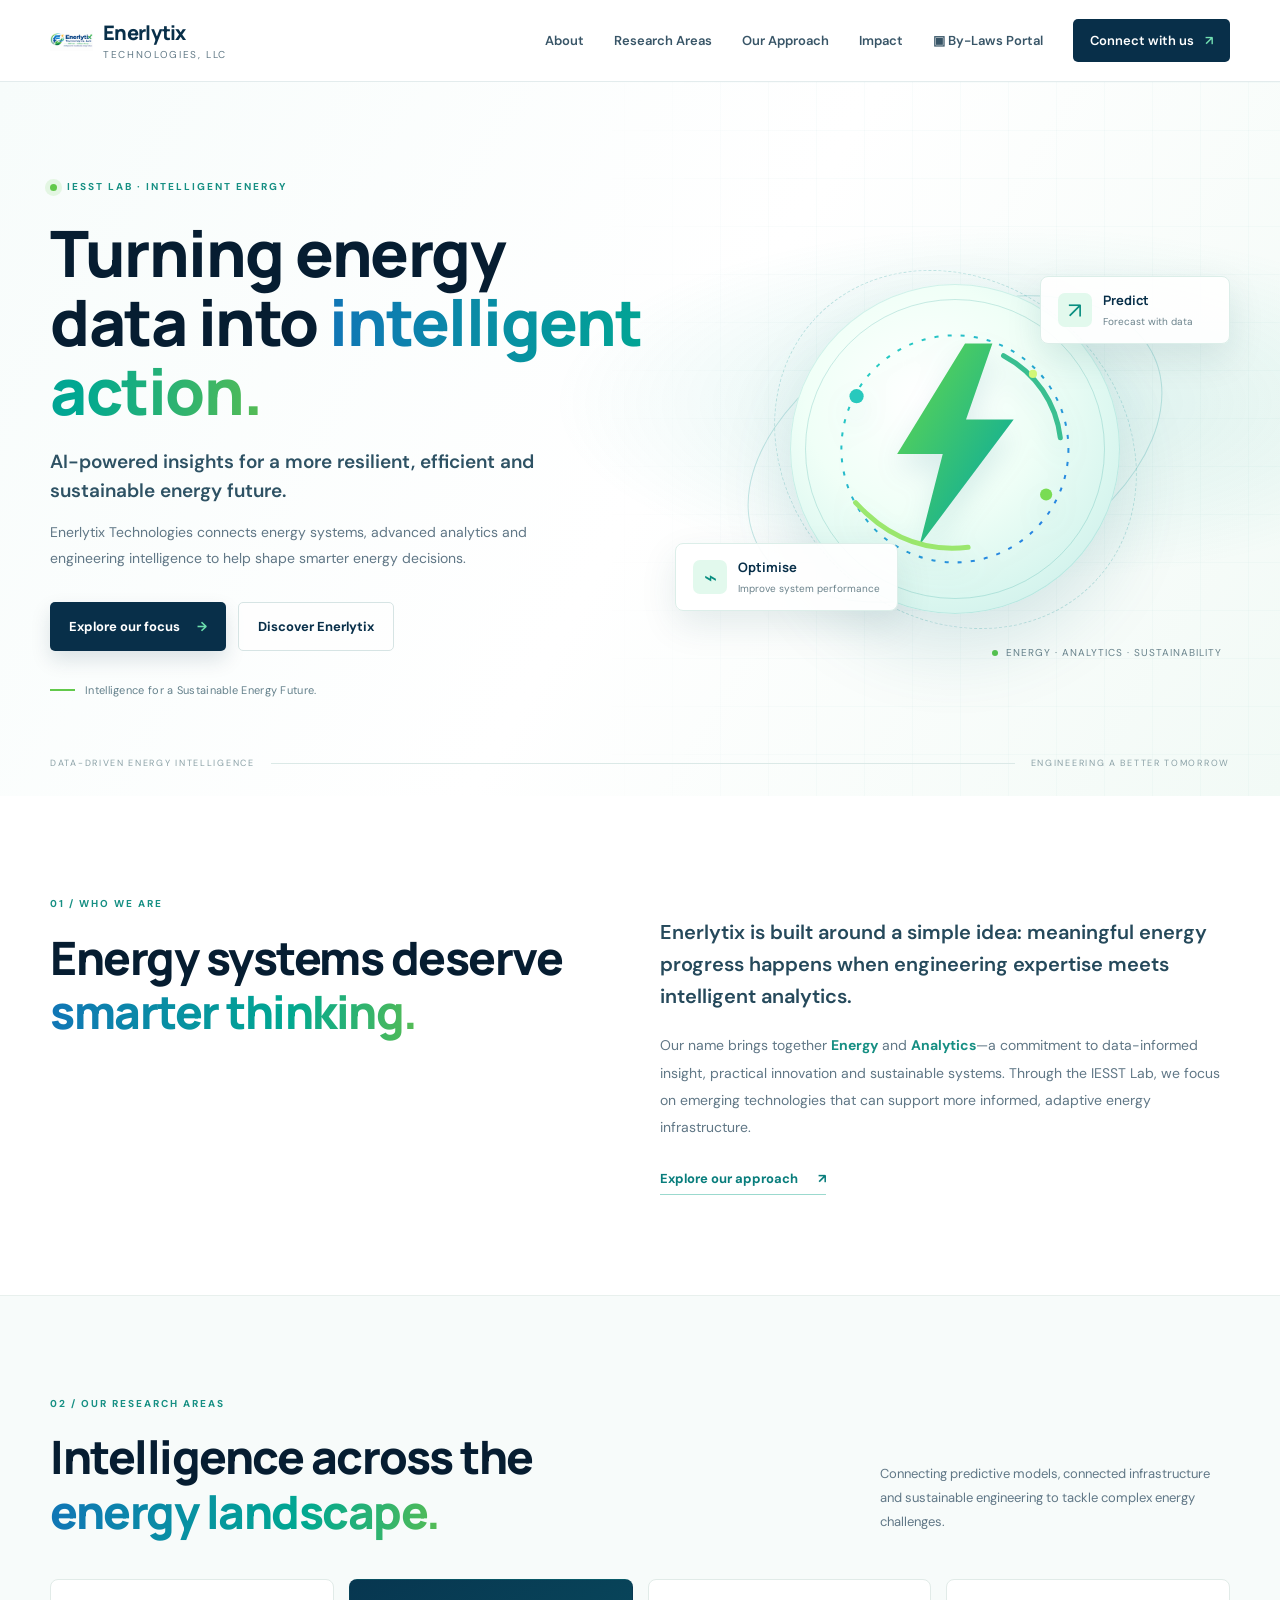
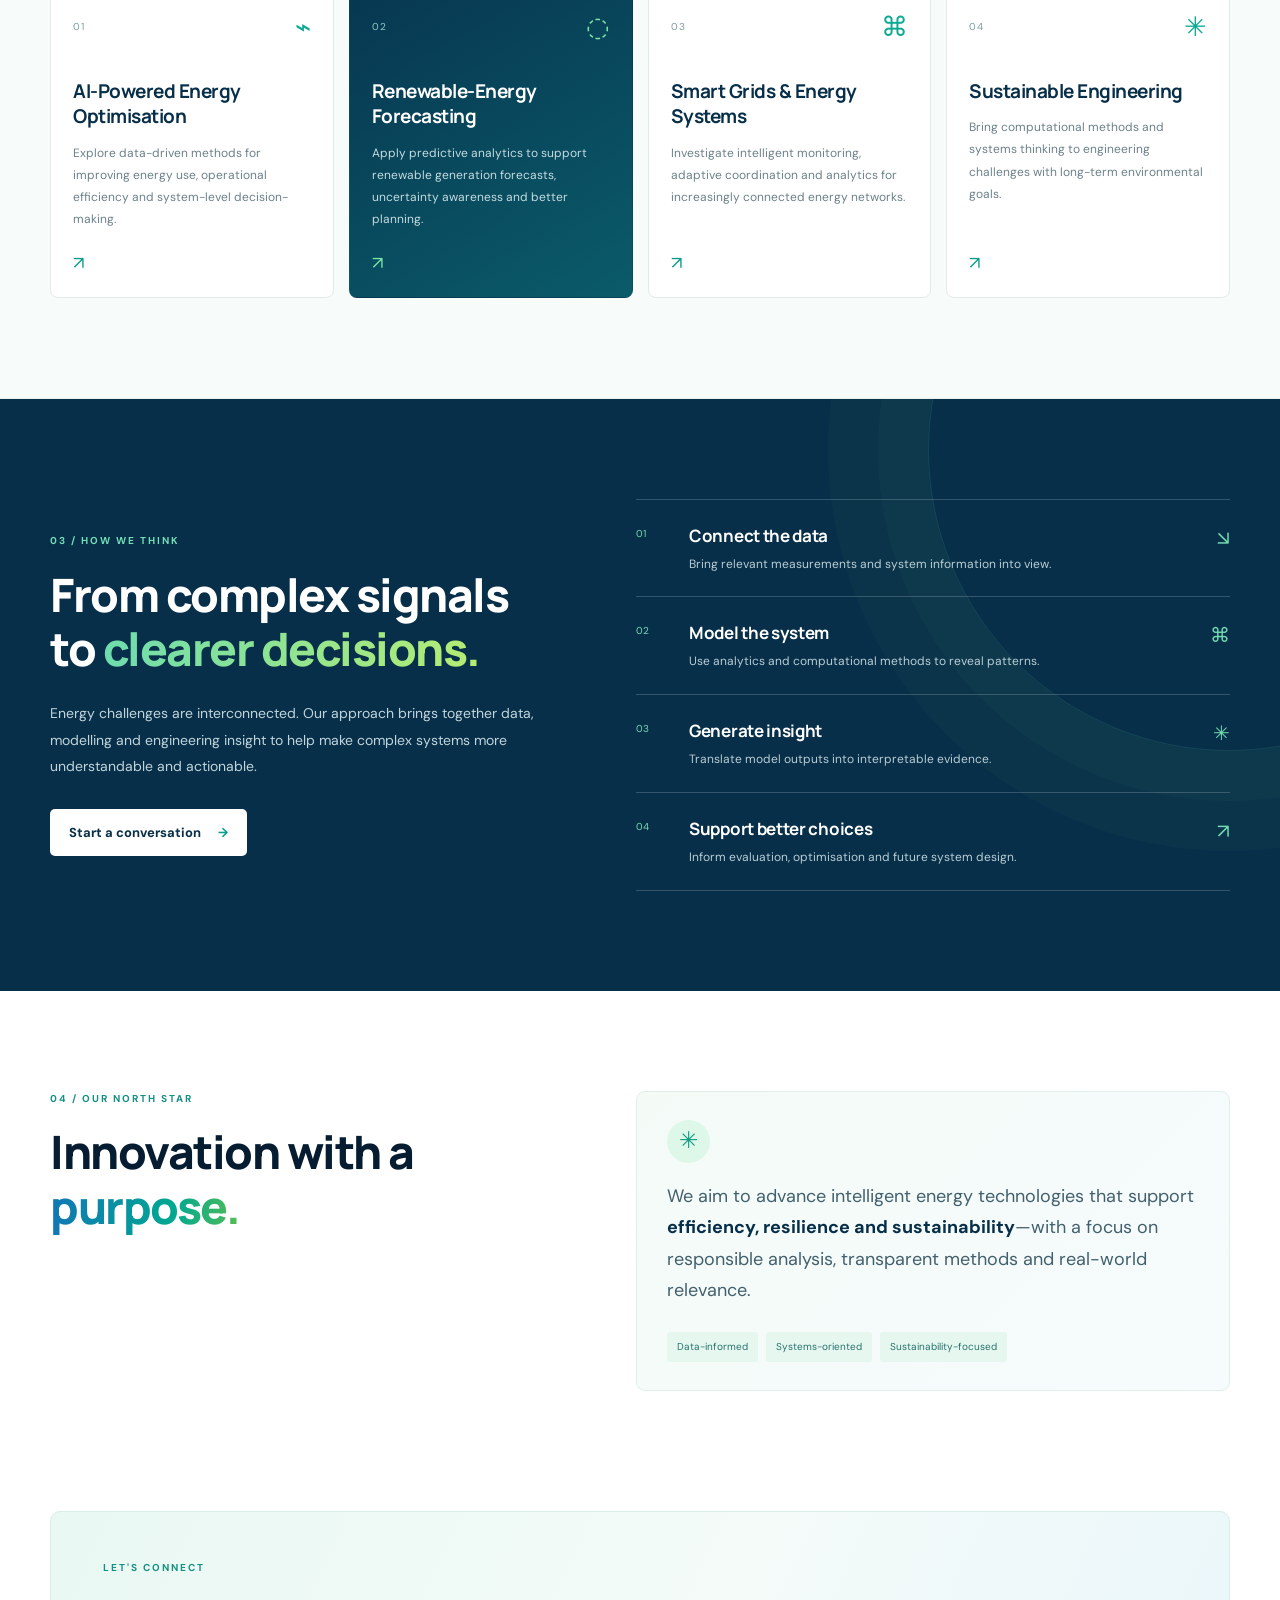
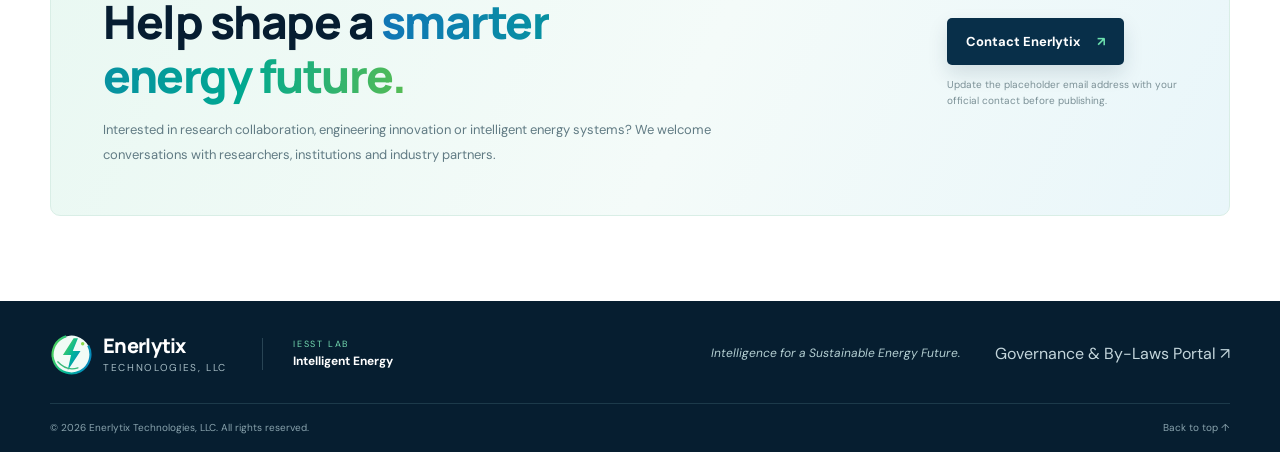
<file: index.html>
<!doctype html>
<html lang="en">
<head>
  <meta charset="utf-8">
  <meta name="viewport" content="width=device-width, initial-scale=1">
  <meta name="theme-color" content="#082f49">
  <meta name="description" content="Enerlytix Technologies, LLC — intelligent energy analytics, AI-powered optimisation, renewable-energy forecasting, smart grids and sustainable engineering.">
  <meta property="og:title" content="Enerlytix Technologies, LLC | Intelligent Energy">
  <meta property="og:description" content="Intelligence for a Sustainable Energy Future.">
  <meta property="og:type" content="website">
  <title>Enerlytix Technologies, LLC | Intelligent Energy</title>
  <link rel="icon" type="image/svg+xml" href="assets/favicon.svg">
  <link rel="stylesheet" href="assets/css/styles.css">
  <script defer src="assets/js/main.js"></script>
</head>
<body>
  <a class="skip-link" href="#main">Skip to content</a>
  <header class="site-header">
    <div class="container nav-wrap">
      <a class="brand" href="#home" aria-label="Enerlytix Technologies home">
        <img src="assets/images/enerlytix-logo.png" alt="Enerlytix Technologies logo" class="brand-logo"
             onerror="this.onerror=null;this.src='assets/images/enerlytix-logo.svg'">
        <span class="brand-text"><strong>Enerlytix</strong><small>Technologies, LLC</small></span>
      </a>
      <button class="nav-toggle" aria-expanded="false" aria-controls="primary-nav" aria-label="Open navigation">
        <span></span><span></span><span></span>
      </button>
      <nav id="primary-nav" class="primary-nav" aria-label="Main navigation">
        <a href="#about">About</a>
        <a href="#focus">Research Areas</a>
        <a href="#approach">Our Approach</a>
        <a href="#impact">Impact</a>
        <a class="nav-governance" href="bylaws-portal.html"><span aria-hidden="true">▣</span> By-Laws Portal</a>
        <a class="nav-cta" href="#contact">Connect with us <span aria-hidden="true">↗</span></a>
      </nav>
    </div>
  </header>

  <main id="main">
    <section class="hero" id="home">
      <div class="hero-grid" aria-hidden="true"></div>
      <div class="container hero-layout">
        <div class="hero-copy">
          <div class="eyebrow"><span class="pulse"></span> IESST LAB · INTELLIGENT ENERGY</div>
          <h1>Turning energy data into <span>intelligent action.</span></h1>
          <p class="hero-lead">AI-powered insights for a more resilient, efficient and sustainable energy future.</p>
          <p class="hero-description">Enerlytix Technologies connects energy systems, advanced analytics and engineering intelligence to help shape smarter energy decisions.</p>
          <div class="hero-actions">
            <a class="button button-primary" href="#focus">Explore our focus <span aria-hidden="true">→</span></a>
            <a class="button button-quiet" href="#about">Discover Enerlytix</a>
          </div>
          <div class="hero-note"><span class="note-line"></span> Intelligence for a Sustainable Energy Future.</div>
        </div>
        <div class="hero-visual" aria-label="Energy analytics illustration">
          <div class="visual-orbit orbit-one"></div><div class="visual-orbit orbit-two"></div>
          <div class="energy-core">
            <svg viewBox="0 0 280 280" role="img" aria-label="Abstract energy and analytics symbol">
              <defs>
                <linearGradient id="bolt" x1="0" y1="0" x2="1" y2="1"><stop offset="0" stop-color="#65d94b"/><stop offset="1" stop-color="#00a6a6"/></linearGradient>
                <linearGradient id="ring" x1="0" y1="0" x2="1" y2="1"><stop offset="0" stop-color="#25d8bc"/><stop offset="1" stop-color="#2877e8"/></linearGradient>
              </defs>
              <circle cx="140" cy="140" r="112" fill="none" stroke="url(#ring)" stroke-width="2" stroke-dasharray="4 9"/>
              <path d="M150 36 L83 145 H128 L105 235 L198 111 H151 L177 36 Z" fill="url(#bolt)"/>
              <path d="M42 193 C73 227 110 242 153 237" fill="none" stroke="#9be76e" stroke-width="5" stroke-linecap="round"/>
              <path d="M188 48 C220 65 240 95 244 129" fill="none" stroke="#3abf91" stroke-width="5" stroke-linecap="round"/>
              <circle cx="43" cy="88" r="7" fill="#28c9bd"/><circle cx="230" cy="185" r="6" fill="#79dc53"/>
              <circle cx="217" cy="66" r="4" fill="#d3f878"/>
            </svg>
          </div>
          <div class="metric-card metric-top"><span class="metric-icon">↗</span><div><strong>Predict</strong><small>Forecast with data</small></div></div>
          <div class="metric-card metric-bottom"><span class="metric-icon">⌁</span><div><strong>Optimise</strong><small>Improve system performance</small></div></div>
          <div class="visual-caption"><span class="caption-dot"></span> Energy · Analytics · Sustainability</div>
        </div>
      </div>
      <div class="hero-bottom container"><span>DATA-DRIVEN ENERGY INTELLIGENCE</span><span class="bottom-rule"></span><span>ENGINEERING A BETTER TOMORROW</span></div>
    </section>

    <section class="intro section" id="about">
      <div class="container intro-grid">
        <div><p class="section-kicker">01 / WHO WE ARE</p><h2>Energy systems deserve <span>smarter thinking.</span></h2></div>
        <div class="intro-content">
          <p class="large-copy">Enerlytix is built around a simple idea: meaningful energy progress happens when engineering expertise meets intelligent analytics.</p>
          <p>Our name brings together <em>Energy</em> and <em>Analytics</em>—a commitment to data-informed insight, practical innovation and sustainable systems. Through the IESST Lab, we focus on emerging technologies that can support more informed, adaptive energy infrastructure.</p>
          <a class="text-link" href="#approach">Explore our approach <span aria-hidden="true">↗</span></a>
        </div>
      </div>
    </section>

    <section class="focus-section section" id="focus">
      <div class="container">
        <div class="section-heading"><div><p class="section-kicker">02 / OUR RESEARCH AREAS</p><h2>Intelligence across the <span>energy landscape.</span></h2></div><p>Connecting predictive models, connected infrastructure and sustainable engineering to tackle complex energy challenges.</p></div>
        <div class="focus-grid">
          <article class="focus-card"><div class="card-top"><span class="card-number">01</span><span class="card-symbol">⌁</span></div><h3>AI-Powered Energy Optimisation</h3><p>Explore data-driven methods for improving energy use, operational efficiency and system-level decision-making.</p><a href="#contact" aria-label="Discuss energy optimisation" class="card-arrow">↗</a></article>
          <article class="focus-card featured"><div class="card-top"><span class="card-number">02</span><span class="card-symbol">◌</span></div><h3>Renewable-Energy Forecasting</h3><p>Apply predictive analytics to support renewable generation forecasts, uncertainty awareness and better planning.</p><a href="#contact" aria-label="Discuss renewable-energy forecasting" class="card-arrow">↗</a></article>
          <article class="focus-card"><div class="card-top"><span class="card-number">03</span><span class="card-symbol">⌘</span></div><h3>Smart Grids &amp; Energy Systems</h3><p>Investigate intelligent monitoring, adaptive coordination and analytics for increasingly connected energy networks.</p><a href="#contact" aria-label="Discuss smart grids" class="card-arrow">↗</a></article>
          <article class="focus-card"><div class="card-top"><span class="card-number">04</span><span class="card-symbol">✳</span></div><h3>Sustainable Engineering</h3><p>Bring computational methods and systems thinking to engineering challenges with long-term environmental goals.</p><a href="#contact" aria-label="Discuss sustainable engineering" class="card-arrow">↗</a></article>
        </div>
      </div>
    </section>

    <section class="approach-section section" id="approach">
      <div class="container approach-grid">
        <div class="approach-copy"><p class="section-kicker">03 / HOW WE THINK</p><h2>From complex signals to <span>clearer decisions.</span></h2><p>Energy challenges are interconnected. Our approach brings together data, modelling and engineering insight to help make complex systems more understandable and actionable.</p><a class="button button-light" href="#contact">Start a conversation <span aria-hidden="true">→</span></a></div>
        <div class="process-list">
          <div class="process-item"><span>01</span><div><h3>Connect the data</h3><p>Bring relevant measurements and system information into view.</p></div><span class="process-mark">↘</span></div>
          <div class="process-item"><span>02</span><div><h3>Model the system</h3><p>Use analytics and computational methods to reveal patterns.</p></div><span class="process-mark">⌘</span></div>
          <div class="process-item"><span>03</span><div><h3>Generate insight</h3><p>Translate model outputs into interpretable evidence.</p></div><span class="process-mark">✳</span></div>
          <div class="process-item"><span>04</span><div><h3>Support better choices</h3><p>Inform evaluation, optimisation and future system design.</p></div><span class="process-mark">↗</span></div>
        </div>
      </div>
    </section>

    <section class="impact-section section" id="impact">
      <div class="container impact-layout">
        <div><p class="section-kicker">04 / OUR NORTH STAR</p><h2>Innovation with a <span>purpose.</span></h2></div>
        <div class="impact-statement"><div class="impact-icon">✳</div><p>We aim to advance intelligent energy technologies that support <strong>efficiency, resilience and sustainability</strong>—with a focus on responsible analysis, transparent methods and real-world relevance.</p><div class="impact-tags"><span>Data-informed</span><span>Systems-oriented</span><span>Sustainability-focused</span></div></div>
      </div>
    </section>

    <section class="contact-section" id="contact">
      <div class="container contact-panel">
        <div><p class="section-kicker">LET'S CONNECT</p><h2>Help shape a <span>smarter energy future.</span></h2><p>Interested in research collaboration, engineering innovation or intelligent energy systems? We welcome conversations with researchers, institutions and industry partners.</p></div>
        <div class="contact-actions"><a class="button button-primary" href="mailto:YOUR-EMAIL@example.com?subject=Enerlytix%20Technologies%20Enquiry">Contact Enerlytix <span aria-hidden="true">↗</span></a><p>Update the placeholder email address with your official contact before publishing.</p></div>
      </div>
    </section>
  </main>

  <footer class="site-footer">
    <div class="container footer-main">
      <a class="brand footer-brand" href="#home"><img src="assets/images/enerlytix-logo.svg" alt="" class="brand-logo"><span class="brand-text"><strong>Enerlytix</strong><small>Technologies, LLC</small></span></a>
      <div class="footer-lab"><span>IESST LAB</span><strong>Intelligent Energy</strong></div>
      <p class="footer-tagline">Intelligence for a Sustainable Energy Future.</p>
      <a class="footer-governance" href="bylaws-portal.html">Governance &amp; By-Laws Portal <span aria-hidden="true">↗</span></a>
    </div>
    <div class="container footer-bottom"><span>© <span id="year"></span> Enerlytix Technologies, LLC. All rights reserved.</span><a href="#home">Back to top ↑</a></div>
  </footer>
</body>
</html>
</file>
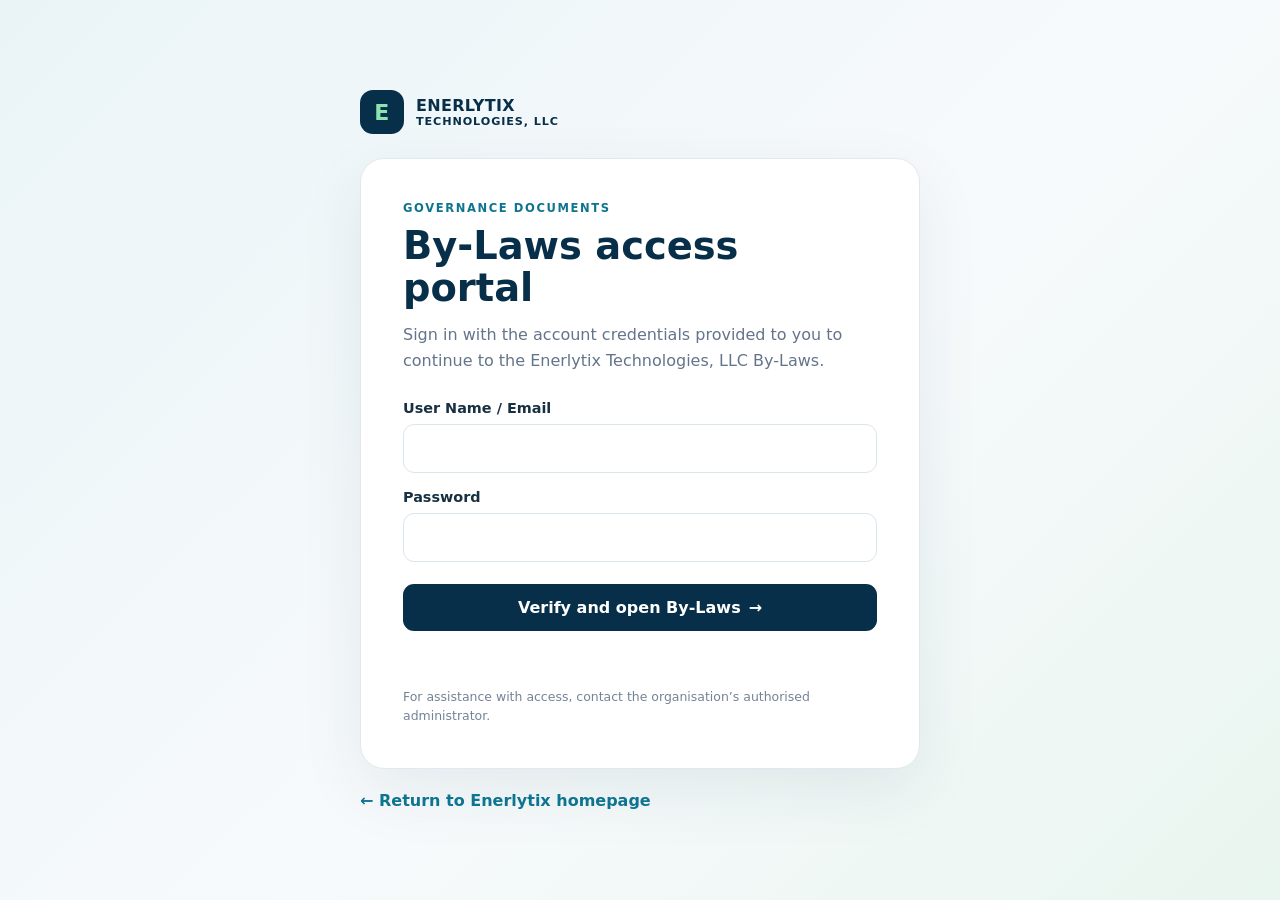
<file: bylaws-portal.html>
<!doctype html>
<html lang="en">
<head>
  <meta charset="utf-8">
  <meta name="viewport" content="width=device-width, initial-scale=1">
  <meta name="theme-color" content="#082f49">
  <meta name="description" content="Restricted access portal for Enerlytix Technologies, LLC By-Laws.">
  <title>By-Laws Access | Enerlytix Technologies, LLC</title>
  <style>
    :root{color-scheme:light;--navy:#082f49;--teal:#0e7490;--ink:#173042;--muted:#64748b;--line:#dbe5ec;--paper:#fff}
    *{box-sizing:border-box}body{margin:0;min-height:100vh;font-family:Inter,ui-sans-serif,system-ui,-apple-system,"Segoe UI",sans-serif;color:var(--ink);background:linear-gradient(135deg,#eaf4f7,#f7fafc 55%,#e9f5ef);display:grid;place-items:center;padding:24px}
    .shell{width:min(100%,560px)}.brand{display:flex;align-items:center;gap:12px;margin:0 0 24px;color:var(--navy);font-weight:800;letter-spacing:.02em}.mark{display:grid;place-items:center;width:44px;height:44px;border-radius:13px;background:var(--navy);color:#8ce3b0;font-size:22px}
    .card{background:var(--paper);border:1px solid #e1e9ef;border-radius:24px;padding:clamp(24px,6vw,42px);box-shadow:0 22px 65px #082f4914}.eyebrow{text-transform:uppercase;letter-spacing:.14em;font-size:.72rem;font-weight:800;color:var(--teal)}h1{margin:10px 0 12px;font-size:clamp(1.8rem,5vw,2.4rem);line-height:1.1;color:var(--navy)}.lead{color:var(--muted);line-height:1.65;margin:0 0 26px}
    label{display:block;font-size:.9rem;font-weight:700;margin:16px 0 8px}input{width:100%;padding:14px 15px;border:1px solid var(--line);border-radius:11px;font:inherit;outline:none}input:focus{border-color:var(--teal);box-shadow:0 0 0 3px #0e74901c}
    button,.access-link{display:inline-flex;align-items:center;justify-content:center;gap:8px;width:100%;margin-top:22px;padding:14px 18px;border:0;border-radius:11px;background:var(--navy);color:white;font:inherit;font-weight:750;text-decoration:none;cursor:pointer}button:hover,.access-link:hover{background:#0e5a70}
    .status{min-height:1.5em;margin:14px 0 0;font-size:.9rem;color:#b42318}.fine{margin:20px 0 0;font-size:.78rem;line-height:1.55;color:#748397}.hidden{display:none!important}.back{display:inline-block;margin-top:22px;color:var(--teal);text-decoration:none;font-weight:700}
  </style>
</head>
<body>
  <main class="shell">
    <div class="brand"><span class="mark" aria-hidden="true">E</span><span>ENERLYTIX <small style="display:block;font-size:.7rem;font-weight:600;letter-spacing:.08em">TECHNOLOGIES, LLC</small></span></div>
    <section class="card" aria-labelledby="heading">
      <div class="eyebrow">Governance documents</div>
      <h1 id="heading">By-Laws access portal</h1>
      <p class="lead">Sign in with the account credentials provided to you to continue to the Enerlytix Technologies, LLC By-Laws.</p>
      <form id="login-form">
        <label for="username">User Name / Email</label>
        <input id="username" name="username" type="text" autocomplete="username" required>
        <label for="password">Password</label>
        <input id="password" name="password" type="password" autocomplete="current-password" required>
        <button type="submit">Verify and open By-Laws <span aria-hidden="true">→</span></button>
        <p class="status" id="status" role="status" aria-live="polite"></p>
      </form>
      <div id="success" class="hidden">
        <p class="lead">Access accepted. Continue to the official By-Laws page.</p>
        <a class="access-link" href="https://didarmurad2019.github.io/Enerlytix-Technologies-LLC-Bylaws.github.io" target="_blank" rel="noopener noreferrer">Open By-Laws ↗</a>
      </div>
      <p class="fine">For assistance with access, contact the organisation’s authorised administrator.</p>
    </section>
    <a class="back" href="index.html">← Return to Enerlytix homepage</a>
  </main>
  <script>
    const form = document.getElementById('login-form');
    const status = document.getElementById('status');
    form.addEventListener('submit', async (event) => {
      event.preventDefault();
      status.textContent = 'Checking credentials…';
      try {
        const response = await fetch('assets/data/bylaws-users.json', { cache: 'no-store' });
        if (!response.ok) throw new Error('Could not load account list.');
        const data = await response.json();
        const username = document.getElementById('username').value.trim().toLowerCase();
        const password = document.getElementById('password').value;
        const match = Array.isArray(data.users) && data.users.some(user =>
          (String(user.username || '').trim().toLowerCase() === username ||
           String(user.email || '').trim().toLowerCase() === username) &&
          String(user.password || '') === password &&
          user.active !== false
        );
        if (!match) {
          status.textContent = 'The username/email or password is not recognised.';
          return;
        }
        form.classList.add('hidden');
        status.textContent = '';
        document.getElementById('success').classList.remove('hidden');
      } catch (error) {
        status.textContent = 'Unable to verify access. Check that the portal and JSON file are published together.';
      }
    });
  </script>
</body>
</html>
</file>
<file: assets/css/styles.css>
@import url('https://fonts.googleapis.com/css2?family=DM+Sans:wght@400;500;600;700&family=Manrope:wght@400;500;600;700;800&display=swap');
:root{--navy:#082f49;--deep:#061d31;--blue:#1262a5;--teal:#08a99a;--green:#62c94b;--mint:#dff9ee;--ink:#173347;--muted:#607786;--line:#dce8e9;--paper:#f7fbfa;--white:#fff;--max:1180px}
*{box-sizing:border-box}html{scroll-behavior:smooth;scroll-padding-top:90px}body{margin:0;font-family:'DM Sans',Arial,sans-serif;color:var(--ink);background:#fff;line-height:1.65;-webkit-font-smoothing:antialiased}a{color:inherit;text-decoration:none}.container{width:min(var(--max),calc(100% - 48px));margin-inline:auto}.skip-link{position:absolute;left:-999px;top:12px;background:#fff;padding:10px 14px;z-index:100}.skip-link:focus{left:12px}.site-header{height:82px;display:flex;align-items:center;background:rgba(255,255,255,.94);border-bottom:1px solid rgba(220,232,233,.8);position:sticky;top:0;z-index:20;backdrop-filter:blur(14px)}.nav-wrap{display:flex;align-items:center;justify-content:space-between;gap:24px}.brand{display:flex;align-items:center;gap:10px;min-width:max-content}.brand-logo{width:43px;height:43px;object-fit:contain}.brand-text{display:flex;flex-direction:column;line-height:1.15}.brand-text strong{font-family:Manrope,sans-serif;font-size:20px;font-weight:800;letter-spacing:-.7px;color:var(--navy)}.brand-text small{font-size:10px;letter-spacing:1.65px;text-transform:uppercase;color:#627a87;margin-top:5px}.primary-nav{display:flex;align-items:center;gap:30px;font-size:13px;font-weight:600;color:#385567}.primary-nav>a:not(.nav-cta):hover{color:var(--teal)}.nav-cta{background:var(--navy);color:#fff;padding:11px 17px;border-radius:5px}.nav-cta span{padding-left:8px;color:#72e0b2}.nav-toggle{display:none}
.hero{position:relative;overflow:hidden;background:radial-gradient(ellipse at 79% 45%,rgba(11,167,151,.14),transparent 32%),linear-gradient(120deg,#f7fcfb 0%,#fff 52%,#f2faf6 100%);min-height:650px;padding:82px 0 25px}.hero-grid{position:absolute;inset:0 0 0 45%;opacity:.22;background-image:linear-gradient(rgba(16,119,128,.12) 1px,transparent 1px),linear-gradient(90deg,rgba(16,119,128,.12) 1px,transparent 1px);background-size:48px 48px;mask-image:linear-gradient(90deg,transparent,#000 35%,#000)}.hero-layout{position:relative;display:grid;grid-template-columns:1.04fr .96fr;align-items:center;gap:35px}.hero-copy{padding:15px 0 35px}.eyebrow,.section-kicker{font-size:10px;font-weight:700;letter-spacing:2px;color:#168f83}.eyebrow{display:flex;align-items:center;gap:10px}.pulse{width:7px;height:7px;border-radius:50%;background:var(--green);box-shadow:0 0 0 5px rgba(98,201,75,.14)}h1,h2,h3,p{margin-top:0}h1,h2,h3{font-family:Manrope,'DM Sans',sans-serif;letter-spacing:-1.5px}h1{font-size:clamp(42px,5vw,67px);line-height:1.08;max-width:630px;color:var(--deep);margin:22px 0 22px;font-weight:800}h1 span,h2 span{background:linear-gradient(95deg,#1175b6,#00a891 65%,#56bc54);-webkit-background-clip:text;background-clip:text;color:transparent}.hero-lead{font-size:19px;line-height:1.55;max-width:520px;color:#2e5264;font-weight:600;margin-bottom:13px}.hero-description{max-width:520px;font-size:14px;color:var(--muted);line-height:1.9}.hero-actions{display:flex;flex-wrap:wrap;gap:12px;margin:30px 0 30px}.button{display:inline-flex;align-items:center;justify-content:center;gap:17px;padding:13px 19px;border-radius:5px;font-size:13px;font-weight:700;transition:transform .2s,box-shadow .2s}.button:hover{transform:translateY(-2px)}.button-primary{background:var(--navy);color:#fff;box-shadow:0 9px 20px rgba(8,47,73,.13)}.button-primary span{color:#6ce0ae}.button-quiet{border:1px solid #d6e4e4;color:var(--navy);background:rgba(255,255,255,.65)}.hero-note{font-size:11px;letter-spacing:.3px;color:#64808b;display:flex;align-items:center;gap:10px}.note-line{width:25px;height:2px;background:var(--green)}.hero-visual{min-height:450px;position:relative;display:flex;align-items:center;justify-content:center}.energy-core{width:min(330px,76%);aspect-ratio:1;border-radius:50%;display:grid;place-items:center;background:radial-gradient(circle at 40% 35%,#fff 0%,#f0fff7 40%,#d9f6ef 70%,#c6e9e7 100%);box-shadow:0 35px 75px rgba(10,99,113,.14),inset 0 0 0 1px rgba(12,159,149,.14);position:relative;z-index:2}.energy-core:before{content:"";position:absolute;inset:15px;border:1px solid rgba(15,149,140,.2);border-radius:50%}.energy-core svg{width:86%;filter:drop-shadow(0 15px 14px rgba(4,108,124,.12))}.visual-orbit{position:absolute;border:1px solid rgba(10,148,148,.22);border-radius:50%;transform:rotate(-25deg)}.orbit-one{width:440px;height:270px}.orbit-two{width:385px;height:335px;transform:rotate(43deg);border-style:dashed}.metric-card{position:absolute;z-index:3;display:flex;align-items:center;gap:11px;background:rgba(255,255,255,.93);border:1px solid #dceee9;box-shadow:0 14px 36px rgba(13,64,75,.1);padding:13px 17px;border-radius:8px;min-width:190px}.metric-top{top:52px;right:0}.metric-bottom{bottom:63px;left:-5px}.metric-icon{height:34px;width:34px;border-radius:7px;background:#e2f9ed;color:#098e80;display:grid;place-items:center;font-size:22px}.metric-card strong,.metric-card small{display:block}.metric-card strong{font-family:Manrope,sans-serif;font-size:13px;color:var(--navy)}.metric-card small{font-size:10px;color:#6b828b;margin-top:2px}.visual-caption{position:absolute;bottom:13px;right:8px;font-size:10px;letter-spacing:1px;color:#68828b;text-transform:uppercase;display:flex;align-items:center;gap:8px}.caption-dot{height:6px;width:6px;border-radius:50%;background:#58c64e}.hero-bottom{position:relative;margin-top:22px;display:flex;align-items:center;gap:16px;color:#8aa0a6;font-size:9px;letter-spacing:1.7px}.bottom-rule{height:1px;background:#dbe9e7;flex:1}
.section{padding:100px 0}.intro-grid{display:grid;grid-template-columns:.95fr 1.05fr;gap:95px}.section-kicker{margin-bottom:18px}.section h2,.contact-panel h2{font-size:clamp(31px,3.6vw,46px);line-height:1.18;font-weight:800;color:var(--deep);margin-bottom:20px}.intro-content{padding-top:20px}.large-copy{font-size:20px;line-height:1.6;font-weight:600;color:#25495b}.intro-content>p:not(.large-copy){font-size:14px;color:var(--muted);line-height:1.95}.intro-content em{font-style:normal;color:#168f83;font-weight:700}.text-link{display:inline-flex;gap:20px;align-items:center;margin-top:12px;font-size:13px;font-weight:700;color:#087d7c;border-bottom:1px solid #9bd9ce;padding-bottom:5px}.focus-section{background:var(--paper);border-top:1px solid #e8f0ed;border-bottom:1px solid #e8f0ed}.section-heading{display:flex;align-items:end;justify-content:space-between;gap:50px;margin-bottom:40px}.section-heading h2{max-width:590px;margin-bottom:0}.section-heading>p{max-width:350px;color:var(--muted);font-size:13px;line-height:1.85;margin-bottom:5px}.focus-grid{display:grid;grid-template-columns:repeat(4,1fr);gap:15px}.focus-card{position:relative;background:#fff;border:1px solid #e1ebe8;border-radius:8px;padding:25px 22px 54px;min-height:290px;transition:transform .25s,box-shadow .25s,border-color .25s}.focus-card:hover{transform:translateY(-5px);box-shadow:0 20px 40px rgba(12,68,77,.08);border-color:#9ddbd0}.focus-card.featured{background:linear-gradient(150deg,#073650,#0a5b69);color:#fff;border-color:transparent}.card-top{display:flex;justify-content:space-between;align-items:center;margin-bottom:29px}.card-number{font-size:10px;letter-spacing:1px;color:#7b9a9f}.featured .card-number{color:#8fcbc6}.card-symbol{font-size:27px;color:#0da994}.featured .card-symbol{color:#7ce2a6}.focus-card h3{font-size:19px;line-height:1.35;letter-spacing:-.5px;margin-bottom:12px;color:var(--navy)}.featured h3{color:#fff}.focus-card p{font-size:12px;line-height:1.85;color:#6c8189}.featured p{color:#c5dbdf}.card-arrow{position:absolute;left:22px;bottom:18px;color:#0b9b8b;font-size:18px}.featured .card-arrow{color:#7ce2a6}
.approach-section{background:var(--navy);color:#fff;position:relative;overflow:hidden}.approach-section:after{content:"";position:absolute;width:600px;height:600px;border:1px solid rgba(110,225,180,.12);border-radius:50%;right:-250px;top:-250px;box-shadow:0 0 0 50px rgba(110,225,180,.025),0 0 0 100px rgba(110,225,180,.025)}.approach-grid{position:relative;z-index:1;display:grid;grid-template-columns:.9fr 1.1fr;gap:100px;align-items:center}.approach-copy .section-kicker{color:#74dfb5}.approach-copy h2{color:#fff}.approach-copy h2 span{background:linear-gradient(90deg,#6edcae,#b6ed72);-webkit-background-clip:text;background-clip:text}.approach-copy>p:not(.section-kicker){font-size:14px;line-height:1.9;color:#c0d5db;margin:24px 0 29px}.button-light{background:#fff;color:var(--navy)}.button-light span{color:#0a9e8e}.process-list{border-top:1px solid rgba(255,255,255,.18)}.process-item{display:grid;grid-template-columns:35px 1fr 25px;gap:18px;align-items:start;padding:22px 0;border-bottom:1px solid rgba(255,255,255,.18)}.process-item>span:first-child{font-size:10px;color:#77dcb2;padding-top:4px}.process-item h3{font-size:17px;letter-spacing:-.3px;margin-bottom:5px;color:#fff}.process-item p{font-size:12px;color:#b8cdd4;margin-bottom:0}.process-mark{color:#72dbb0;font-size:20px;text-align:right}
.impact-section{background:#fff}.impact-layout{display:grid;grid-template-columns:.9fr 1.1fr;gap:100px;align-items:start}.impact-statement{padding:28px 30px;background:linear-gradient(135deg,#f4fbf7,#f6fbfc);border:1px solid #e1efea;border-radius:9px}.impact-icon{width:43px;height:43px;border-radius:50%;display:grid;place-items:center;background:#ddf8e8;color:#149b83;font-size:23px;margin-bottom:18px}.impact-statement>p{font-size:18px;line-height:1.75;color:#42606d}.impact-statement strong{color:var(--navy)}.impact-tags{display:flex;gap:8px;flex-wrap:wrap;margin-top:25px}.impact-tags span{font-size:10px;color:#26736d;background:#e6f7f0;border-radius:3px;padding:7px 10px}
.contact-section{padding:20px 0 85px}.contact-panel{display:grid;grid-template-columns:1fr auto;align-items:center;gap:60px;padding:48px 52px;border-radius:10px;background:linear-gradient(115deg,#e9f8f2,#f4fbf9 55%,#e9f6fa);border:1px solid #d9eee6}.contact-panel h2{max-width:600px;margin-bottom:15px}.contact-panel>div:first-child>p:last-child{font-size:13px;line-height:1.85;color:#617b84;max-width:610px;margin-bottom:0}.contact-actions{min-width:210px}.contact-actions p{font-size:10px;line-height:1.6;color:#7b9096;max-width:230px;margin:12px 0 0}.site-footer{background:#061e30;color:#c3d5db;padding:32px 0 0}.footer-main{display:flex;align-items:center;gap:35px;padding-bottom:27px}.footer-brand .brand-text strong{color:#fff}.footer-brand .brand-text small{color:#a5bbc3}.footer-lab{display:flex;flex-direction:column;border-left:1px solid #284454;padding-left:30px;line-height:1.5}.footer-lab span{font-size:9px;letter-spacing:1.8px;color:#75dcb2}.footer-lab strong{font-size:12px;color:#fff}.footer-tagline{margin:0 0 0 auto;font-size:12px;font-style:italic;color:#b5d0d3}.footer-bottom{display:flex;justify-content:space-between;gap:20px;border-top:1px solid #1c3a4a;padding:16px 0;font-size:10px;color:#89a3ad}.footer-bottom a:hover{color:#77e1b3}
@media(max-width:1000px){.primary-nav{gap:18px}.hero{padding-top:65px}.hero-layout{gap:10px}.metric-top{right:-4px}.metric-bottom{left:-4px}.focus-grid{grid-template-columns:repeat(2,1fr)}.focus-card{min-height:250px}.intro-grid,.approach-grid,.impact-layout{gap:55px}.contact-panel{gap:30px;padding:38px}.visual-caption{right:0}}
@media(max-width:760px){.container{width:min(var(--max),calc(100% - 34px))}.site-header{height:72px}.brand-logo{width:38px;height:38px}.brand-text strong{font-size:18px}.nav-toggle{display:flex;flex-direction:column;gap:5px;border:1px solid #d8e7e4;background:#fff;border-radius:5px;padding:10px;cursor:pointer}.nav-toggle span{display:block;width:18px;height:2px;background:var(--navy)}.primary-nav{display:none;position:absolute;top:71px;left:0;right:0;background:#fff;border-bottom:1px solid var(--line);padding:18px 22px 22px;flex-direction:column;align-items:stretch;gap:0;box-shadow:0 15px 25px rgba(5,42,58,.08)}.primary-nav.open{display:flex}.primary-nav>a{padding:12px 0}.primary-nav .nav-cta{text-align:center;margin-top:8px;padding:12px}.hero{padding:55px 0 20px;min-height:0}.hero-layout{grid-template-columns:1fr}.hero-copy{padding:0}.hero h1{font-size:clamp(42px,10vw,60px);max-width:600px}.hero-lead{font-size:17px}.hero-visual{min-height:390px;margin-top:8px}.energy-core{width:min(290px,70%)}.orbit-one{width:370px;height:230px}.orbit-two{width:330px;height:290px}.metric-top{right:2%}.metric-bottom{left:1%;bottom:45px}.visual-caption{bottom:2px;right:4px}.hero-bottom{font-size:8px;letter-spacing:1px;margin-top:25px}.section{padding:70px 0}.intro-grid,.approach-grid,.impact-layout{grid-template-columns:1fr;gap:22px}.intro-content{padding-top:0}.section-heading{display:block}.section-heading>p{margin-top:20px}.focus-grid{gap:12px}.focus-card{padding:21px 18px 50px;min-height:265px}.focus-card h3{font-size:17px}.card-arrow{left:18px}.approach-grid{gap:35px}.impact-statement{padding:24px}.contact-section{padding:0 0 60px}.contact-panel{grid-template-columns:1fr;padding:30px 24px;gap:24px}.contact-actions p{max-width:330px}.footer-main{flex-wrap:wrap;gap:20px}.footer-lab{padding-left:20px}.footer-tagline{flex-basis:100%;margin:0}.footer-bottom{font-size:9px}}
@media(max-width:420px){.focus-grid{grid-template-columns:1fr}.focus-card{min-height:220px}.hero-visual{min-height:335px}.energy-core{width:245px}.metric-card{min-width:0;padding:10px 12px}.metric-card small{font-size:9px}.metric-top{top:12px}.metric-bottom{bottom:27px}.visual-caption{font-size:8px}.hero-bottom span:last-child{display:none}.hero-bottom .bottom-rule{display:none}.hero-bottom{justify-content:center}.footer-lab{border:0;padding-left:0}.footer-bottom{align-items:flex-start}}
@media(prefers-reduced-motion:reduce){html{scroll-behavior:auto}*,*::before,*::after{transition:none!important}}
</file>
